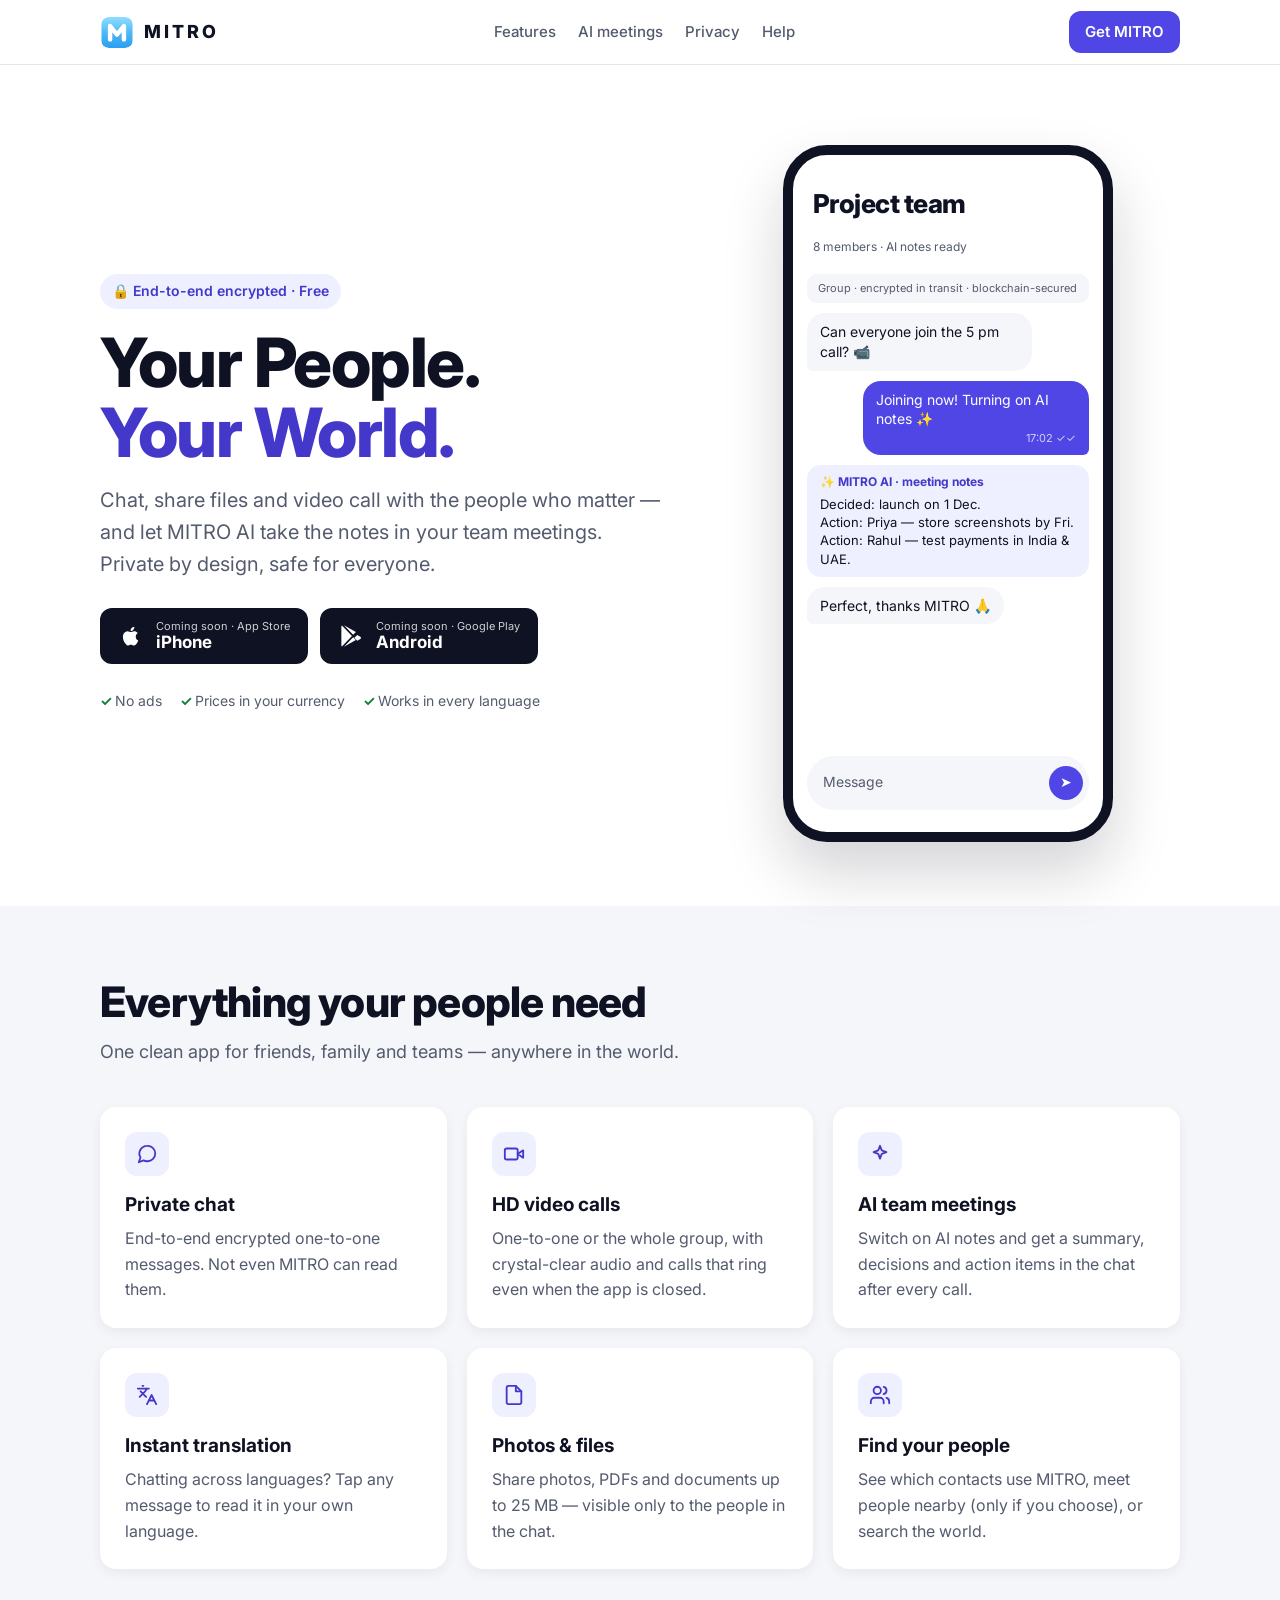
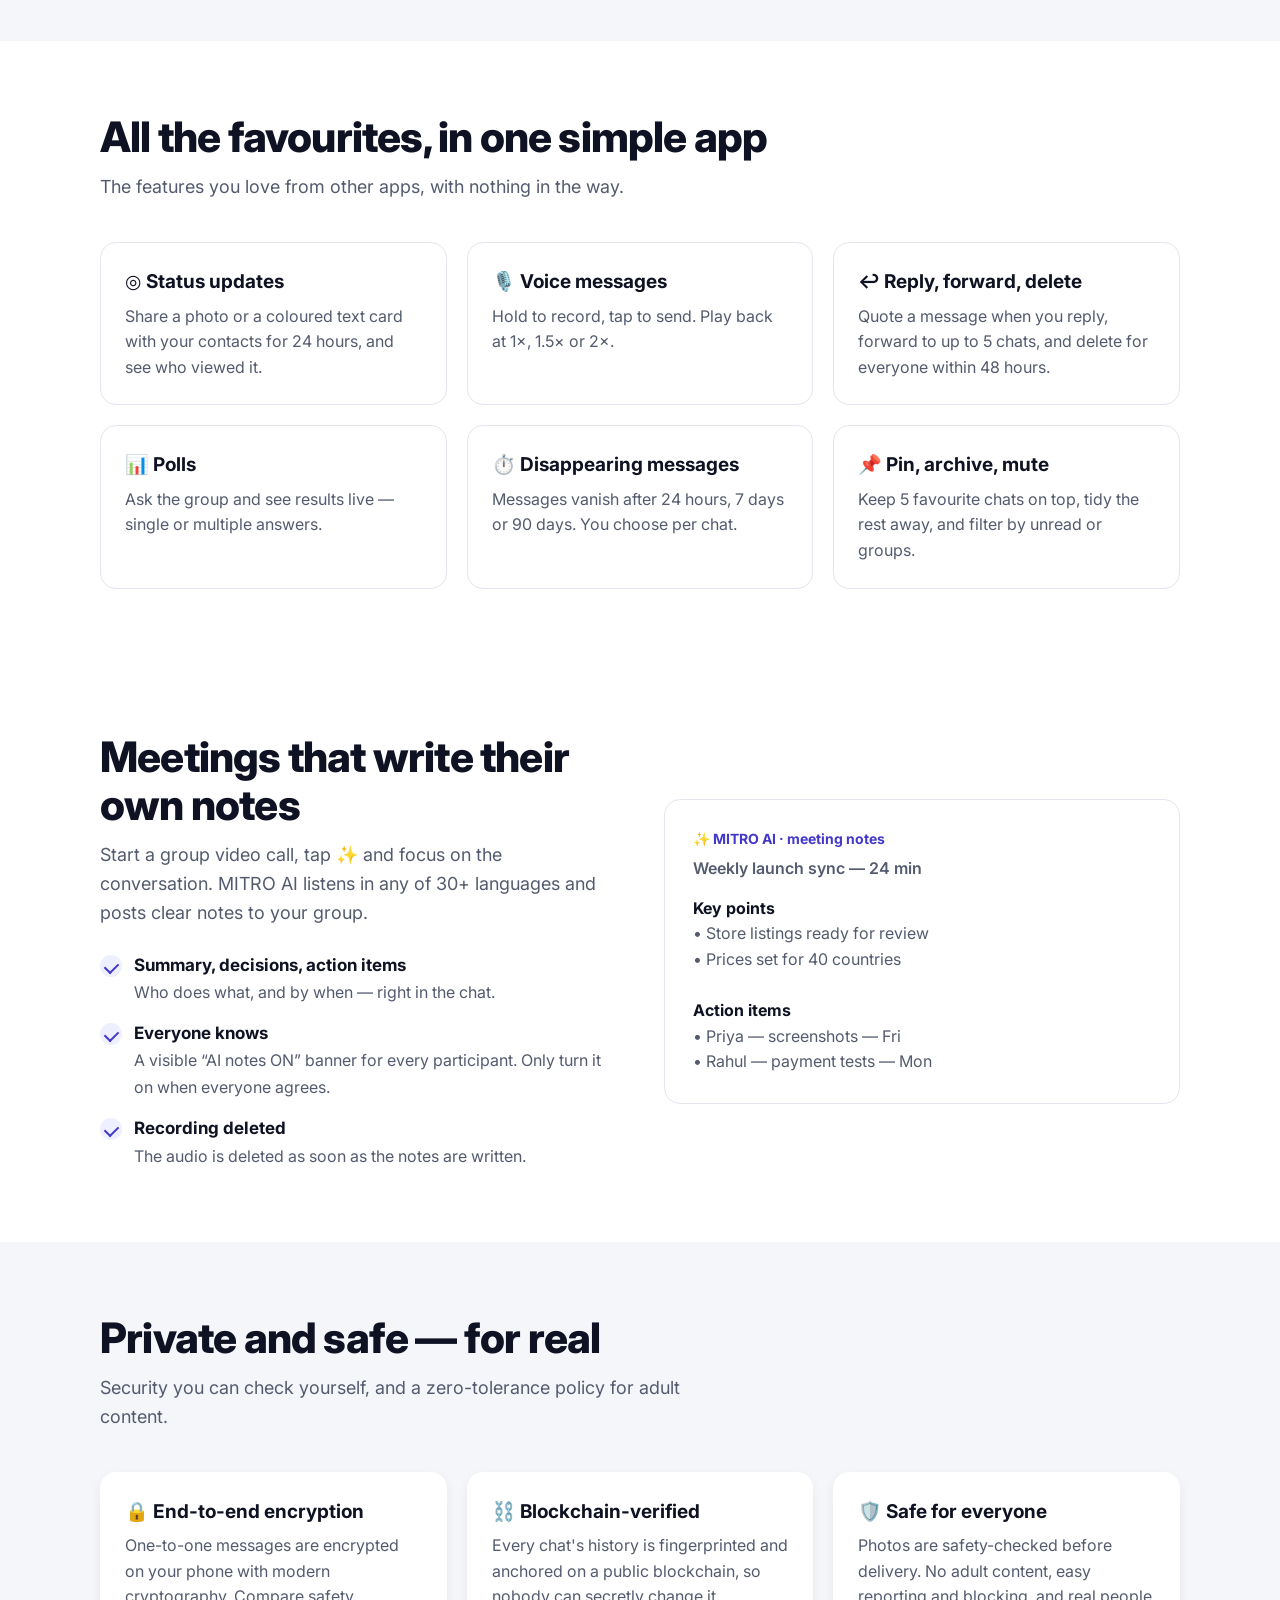
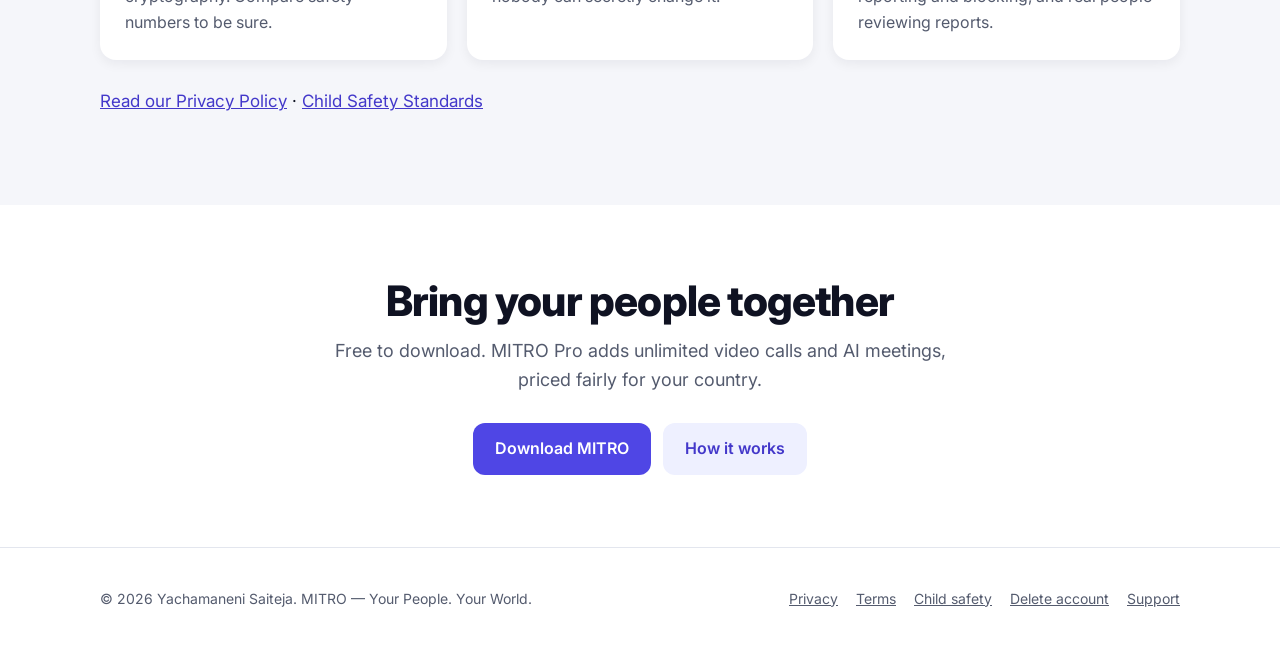
<file: index.html>
<!doctype html>
<html lang="en">
<head>
<meta charset="utf-8">
<meta name="viewport" content="width=device-width, initial-scale=1">
<title>MITRO — Your People. Your World.</title>
<meta name="description" content="MITRO is private chat, file sharing, HD video calls and AI team meetings — end-to-end encrypted, blockchain-verified and safe for everyone. Free on iPhone and Android.">
<meta name="theme-color" content="#4F46E5">
<link rel="icon" href="assets/favicon.png">
<link rel="apple-touch-icon" href="assets/apple-touch-icon.png">
<meta property="og:title" content="MITRO — Your People. Your World.">
<meta property="og:description" content="Private chat, video calls and AI team meetings. End-to-end encrypted. Free on iPhone and Android.">
<meta property="og:image" content="https://mitroworld.com/assets/og-image.png">
<meta property="og:type" content="website">
<meta name="twitter:card" content="summary_large_image">
<link rel="preconnect" href="https://fonts.googleapis.com">
<link rel="preconnect" href="https://fonts.gstatic.com" crossorigin>
<link href="https://fonts.googleapis.com/css2?family=Inter:wght@400;500;600;700;800&display=swap" rel="stylesheet">
<link rel="stylesheet" href="styles.css">
<script type="application/ld+json">
{"@context":"https://schema.org","@type":"MobileApplication","name":"MITRO","operatingSystem":"iOS, Android","applicationCategory":"SocialNetworkingApplication","description":"Private chat, file sharing, video calls and AI team meetings.","offers":{"@type":"Offer","price":"0","priceCurrency":"USD"}}
</script>
</head>
<body>
<a class="skip" href="#main">Skip to content</a>
<header class="nav">
  <div class="wrap">
    <a class="brand" href="/"><img src="assets/mitro-mark.svg" alt="">MITRO</a>
    <nav aria-label="Main">
      <ul>
        <li><a href="#features">Features</a></li>
        <li><a href="#ai">AI meetings</a></li>
        <li><a href="#privacy">Privacy</a></li>
        <li><a href='/support'>Help</a></li>
      </ul>
    </nav>
    <a class="btn btn-primary" href="#download" style="height:42px;padding:0 16px;font-size:15px">Get MITRO</a>
  </div>
</header>

<main id="main">
  <section class="hero">
    <div class="wrap">
      <div>
        <span class="eyebrow">🔒 End-to-end encrypted · Free</span>
        <h1>Your People.<br><span>Your World.</span></h1>
        <p class="lead">Chat, share files and video call with the people who matter — and let MITRO AI take the notes in your team meetings. Private by design, safe for everyone.</p>
        <div class="store-row" id="download">
          <a class="store" href="#download" title="Coming soon" aria-label="Download on the App Store">
            <svg viewBox="0 0 24 24" aria-hidden="true"><path d="M16.37 12.6c-.02-2.2 1.8-3.26 1.88-3.31-1.03-1.5-2.62-1.7-3.18-1.72-1.35-.14-2.64.8-3.33.8-.69 0-1.74-.78-2.87-.76-1.47.02-2.83.86-3.59 2.18-1.53 2.66-.39 6.6 1.1 8.76.73 1.06 1.6 2.24 2.73 2.2 1.1-.05 1.51-.71 2.84-.71 1.32 0 1.7.71 2.86.69 1.18-.02 1.93-1.07 2.65-2.13.84-1.22 1.18-2.41 1.2-2.47-.03-.01-2.3-.88-2.32-3.51zM14.2 6.12c.6-.73 1.01-1.75.9-2.76-.87.04-1.92.58-2.54 1.31-.56.64-1.05 1.67-.92 2.66.97.08 1.96-.49 2.56-1.21z"/></svg>
            <span><small>Coming soon · App Store</small><strong>iPhone</strong></span>
          </a>
          <a class="store" href="#download" title="Coming soon" aria-label="Get it on Google Play">
            <svg viewBox="0 0 24 24" aria-hidden="true"><path d="M3.6 2.3c-.3.3-.5.8-.5 1.4v16.6c0 .6.2 1.1.5 1.4l9.3-9.7-9.3-9.7zm10.4 10.8 2.5 2.6-11 6.3 8.5-8.9zm0-2.2L5.5 2l11 6.3-2.5 2.6zm3.8.1 2.8 1.6c.8.5.8 1.6 0 2.1l-2.8 1.6-2.7-2.7 2.7-2.6z"/></svg>
            <span><small>Coming soon · Google Play</small><strong>Android</strong></span>
          </a>
        </div>
        <div class="trust"><span>No ads</span><span>Prices in your currency</span><span>Works in every language</span></div>
      </div>
      <div class="phone" role="img" aria-label="Example MITRO chat with an AI meeting summary">
        <div class="ph-title">Project team</div>
        <div class="ph-sub">8 members · AI notes ready</div>
        <div class="lockbar">Group · encrypted in transit · blockchain-secured</div>
        <div class="bubble them">Can everyone join the 5 pm call? 📹</div>
        <div class="bubble me">Joining now! Turning on AI notes ✨<span class="meta">17:02 ✓✓</span></div>
        <div class="bubble ai"><b>✨ MITRO AI · meeting notes</b>Decided: launch on 1 Dec.<br>Action: Priya — store screenshots by Fri.<br>Action: Rahul — test payments in India &amp; UAE.</div>
        <div class="bubble them">Perfect, thanks MITRO 🙏</div>
        <div class="composer"><span>Message</span><i aria-hidden="true">➤</i></div>
      </div>
    </div>
  </section>

  <section id="features" class="alt">
    <div class="wrap">
      <h2>Everything your people need</h2>
      <p class="section-lead">One clean app for friends, family and teams — anywhere in the world.</p>
      <div class="grid">
        <article class="card"><div class="ic"><svg viewBox="0 0 24 24" fill="none" stroke="currentColor" stroke-width="2" stroke-linecap="round" stroke-linejoin="round" aria-hidden="true"><path d="M21 11.5a8.4 8.4 0 0 1-9 8.4 8.4 8.4 0 0 1-3.8-.9L3 21l1.9-5.2A8.4 8.4 0 0 1 12 3.1a8.4 8.4 0 0 1 9 8.4z"/></svg></div><h3>Private chat</h3><p>End-to-end encrypted one-to-one messages. Not even MITRO can read them.</p></article>
        <article class="card"><div class="ic"><svg viewBox="0 0 24 24" fill="none" stroke="currentColor" stroke-width="2" stroke-linecap="round" stroke-linejoin="round" aria-hidden="true"><path d="m22 8-6 4 6 4V8z"/><rect x="2" y="6" width="14" height="12" rx="2"/></svg></div><h3>HD video calls</h3><p>One-to-one or the whole group, with crystal-clear audio and calls that ring even when the app is closed.</p></article>
        <article class="card"><div class="ic"><svg viewBox="0 0 24 24" fill="none" stroke="currentColor" stroke-width="2" stroke-linecap="round" stroke-linejoin="round" aria-hidden="true"><path d="M12 3l1.9 5.1L19 10l-5.1 1.9L12 17l-1.9-5.1L5 10l5.1-1.9z"/></svg></div><h3>AI team meetings</h3><p>Switch on AI notes and get a summary, decisions and action items in the chat after every call.</p></article>
        <article class="card"><div class="ic"><svg viewBox="0 0 24 24" fill="none" stroke="currentColor" stroke-width="2" stroke-linecap="round" stroke-linejoin="round" aria-hidden="true"><path d="M5 8l6 6M4 14l6-6 2-3M2 5h12M7 2h1M22 22l-5-10-5 10M14 18h6"/></svg></div><h3>Instant translation</h3><p>Chatting across languages? Tap any message to read it in your own language.</p></article>
        <article class="card"><div class="ic"><svg viewBox="0 0 24 24" fill="none" stroke="currentColor" stroke-width="2" stroke-linecap="round" stroke-linejoin="round" aria-hidden="true"><path d="M14 2H6a2 2 0 0 0-2 2v16a2 2 0 0 0 2 2h12a2 2 0 0 0 2-2V8z"/><path d="M14 2v6h6"/></svg></div><h3>Photos &amp; files</h3><p>Share photos, PDFs and documents up to 25 MB — visible only to the people in the chat.</p></article>
        <article class="card"><div class="ic"><svg viewBox="0 0 24 24" fill="none" stroke="currentColor" stroke-width="2" stroke-linecap="round" stroke-linejoin="round" aria-hidden="true"><path d="M16 21v-2a4 4 0 0 0-4-4H6a4 4 0 0 0-4 4v2"/><circle cx="9" cy="7" r="4"/><path d="M22 21v-2a4 4 0 0 0-3-3.9M16 3.1a4 4 0 0 1 0 7.8"/></svg></div><h3>Find your people</h3><p>See which contacts use MITRO, meet people nearby (only if you choose), or search the world.</p></article>
      </div>
    </div>
  </section>

  <section id="everyday">
    <div class="wrap">
      <h2>All the favourites, in one simple app</h2>
      <p class="section-lead">The features you love from other apps, with nothing in the way.</p>
      <div class="grid">
        <article class="card"><h3>◎ Status updates</h3><p>Share a photo or a coloured text card with your contacts for 24 hours, and see who viewed it.</p></article>
        <article class="card"><h3>🎙️ Voice messages</h3><p>Hold to record, tap to send. Play back at 1×, 1.5× or 2×.</p></article>
        <article class="card"><h3>↩️ Reply, forward, delete</h3><p>Quote a message when you reply, forward to up to 5 chats, and delete for everyone within 48 hours.</p></article>
        <article class="card"><h3>📊 Polls</h3><p>Ask the group and see results live — single or multiple answers.</p></article>
        <article class="card"><h3>⏱️ Disappearing messages</h3><p>Messages vanish after 24 hours, 7 days or 90 days. You choose per chat.</p></article>
        <article class="card"><h3>📌 Pin, archive, mute</h3><p>Keep 5 favourite chats on top, tidy the rest away, and filter by unread or groups.</p></article>
      </div>
    </div>
  </section>

  <section id="ai">
    <div class="wrap split">
      <div>
        <h2>Meetings that write their own notes</h2>
        <p class="section-lead" style="margin-bottom:24px">Start a group video call, tap ✨ and focus on the conversation. MITRO AI listens in any of 30+ languages and posts clear notes to your group.</p>
        <ul class="checks">
          <li><b>Summary, decisions, action items</b><span>Who does what, and by when — right in the chat.</span></li>
          <li><b>Everyone knows</b><span>A visible “AI notes ON” banner for every participant. Only turn it on when everyone agrees.</span></li>
          <li><b>Recording deleted</b><span>The audio is deleted as soon as the notes are written.</span></li>
        </ul>
      </div>
      <div class="card" style="padding:28px">
        <p style="margin:0 0 6px;color:var(--link);font-weight:700;font-size:14px">✨ MITRO AI · meeting notes</p>
        <p style="margin:0 0 14px;font-weight:600">Weekly launch sync — 24 min</p>
        <p style="margin:0;color:var(--ink-muted)"><b style="color:var(--ink)">Key points</b><br>• Store listings ready for review<br>• Prices set for 40 countries<br><br><b style="color:var(--ink)">Action items</b><br>• Priya — screenshots — Fri<br>• Rahul — payment tests — Mon</p>
      </div>
    </div>
  </section>

  <section id="privacy" class="alt">
    <div class="wrap">
      <h2>Private and safe — for real</h2>
      <p class="section-lead">Security you can check yourself, and a zero-tolerance policy for adult content.</p>
      <div class="grid">
        <article class="card"><h3>🔒 End-to-end encryption</h3><p>One-to-one messages are encrypted on your phone with modern cryptography. Compare safety numbers to be sure.</p></article>
        <article class="card"><h3>⛓️ Blockchain-verified</h3><p>Every chat's history is fingerprinted and anchored on a public blockchain, so nobody can secretly change it.</p></article>
        <article class="card"><h3>🛡️ Safe for everyone</h3><p>Photos are safety-checked before delivery. No adult content, easy reporting and blocking, and real people reviewing reports.</p></article>
      </div>
      <p style="margin-top:28px"><a href='/privacy'>Read our Privacy Policy</a> · <a href='/child-safety'>Child Safety Standards</a></p>
    </div>
  </section>

  <section class="cta">
    <div class="wrap">
      <h2>Bring your people together</h2>
      <p class="section-lead" style="margin:0 auto">Free to download. MITRO Pro adds unlimited video calls and AI meetings, priced fairly for your country.</p>
      <div class="store-row">
        <a class="btn btn-primary" href="#download">Download MITRO</a>
        <a class='btn btn-secondary' href='/support'>How it works</a>
      </div>
    </div>
  </section>
</main>

<footer>
  <div class="wrap">
    <span>© 2026 Yachamaneni Saiteja. MITRO — Your People. Your World.</span>
    <nav aria-label="Legal">
      <a href='/privacy'>Privacy</a>
      <a href='/terms'>Terms</a>
      <a href='/child-safety'>Child safety</a>
      <a href='/delete-account'>Delete account</a>
      <a href='/support'>Support</a>
    </nav>
  </div>
</footer>
</body>
</html>
</file>
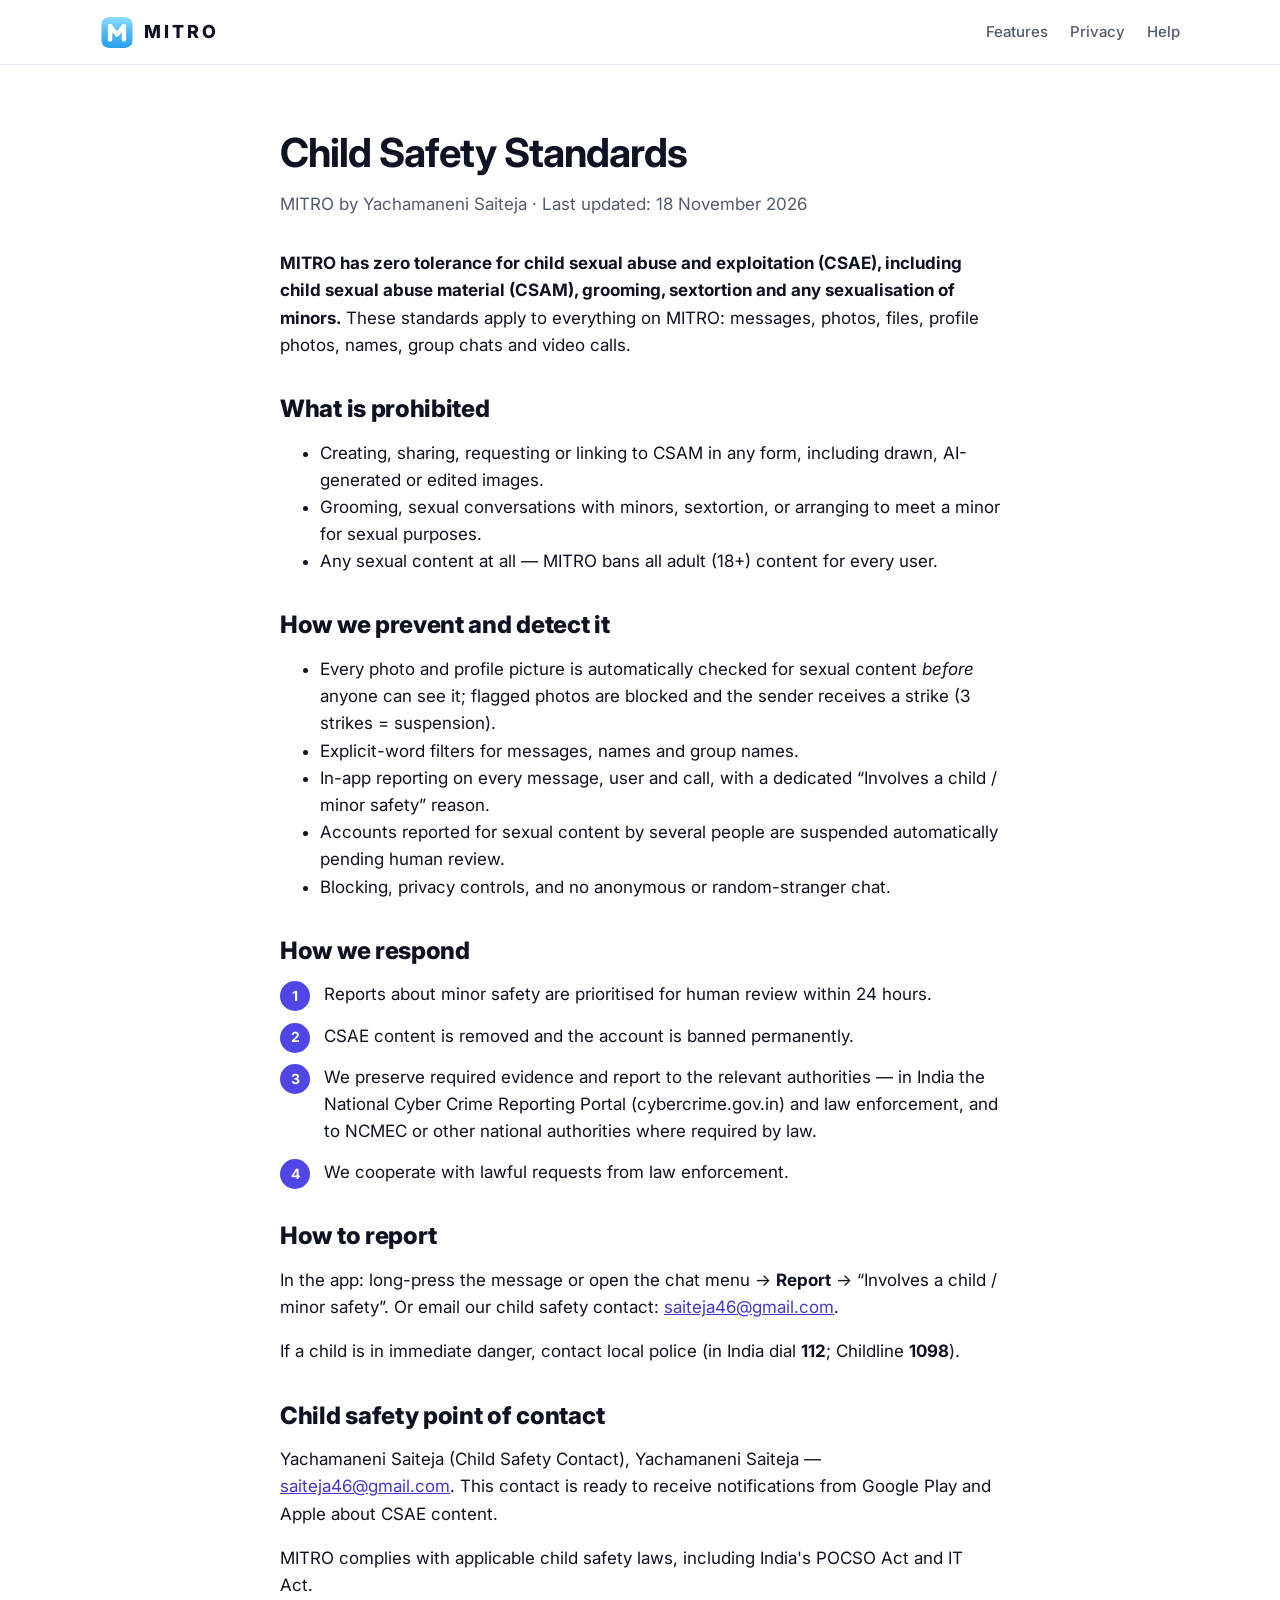
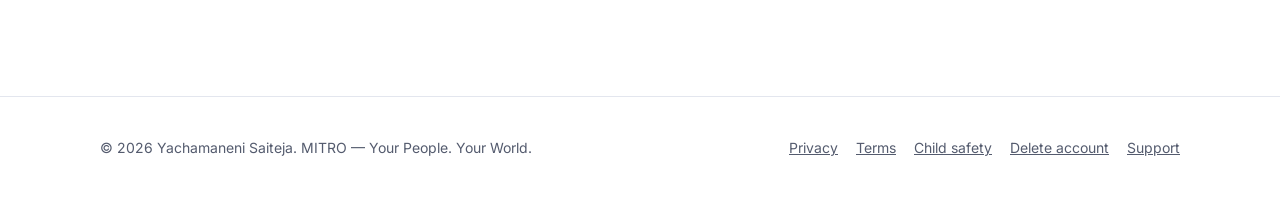
<file: child-safety.html>
<!doctype html>
<html lang="en">
<head>
<meta charset="utf-8">
<meta name="viewport" content="width=device-width, initial-scale=1">
<title>Child Safety Standards — MITRO</title>
<meta name="description" content="MITRO's published standards against child sexual abuse and exploitation (CSAE).">
<meta name="theme-color" content="#4F46E5">
<link rel="icon" href="assets/favicon.png">
<link href="https://fonts.googleapis.com/css2?family=Inter:wght@400;500;600;700;800&display=swap" rel="stylesheet">
<link rel="stylesheet" href="styles.css">
</head>
<body>
<a class="skip" href="#main">Skip to content</a>
<header class="nav"><div class="wrap">
  <a class='brand' href='/'><img src="assets/mitro-mark.svg" alt="">MITRO</a>
  <nav aria-label="Main"><ul><li><a href='/#features'>Features</a></li><li><a href='/privacy'>Privacy</a></li><li><a href='/support'>Help</a></li></ul></nav>
</div></header>
<main id="main" class="doc">

<h1>Child Safety Standards</h1>
<p class="updated">MITRO by Yachamaneni Saiteja · Last updated: 18 November 2026</p>
<p><b>MITRO has zero tolerance for child sexual abuse and exploitation (CSAE), including child sexual abuse material (CSAM), grooming, sextortion and any sexualisation of minors.</b> These standards apply to everything on MITRO: messages, photos, files, profile photos, names, group chats and video calls.</p>
<h2>What is prohibited</h2>
<ul>
<li>Creating, sharing, requesting or linking to CSAM in any form, including drawn, AI-generated or edited images.</li>
<li>Grooming, sexual conversations with minors, sextortion, or arranging to meet a minor for sexual purposes.</li>
<li>Any sexual content at all — MITRO bans all adult (18+) content for every user.</li>
</ul>
<h2>How we prevent and detect it</h2>
<ul>
<li>Every photo and profile picture is automatically checked for sexual content <i>before</i> anyone can see it; flagged photos are blocked and the sender receives a strike (3 strikes = suspension).</li>
<li>Explicit-word filters for messages, names and group names.</li>
<li>In-app reporting on every message, user and call, with a dedicated “Involves a child / minor safety” reason.</li>
<li>Accounts reported for sexual content by several people are suspended automatically pending human review.</li>
<li>Blocking, privacy controls, and no anonymous or random-stranger chat.</li>
</ul>
<h2>How we respond</h2>
<ol class="steps">
<li>Reports about minor safety are prioritised for human review within 24 hours.</li>
<li>CSAE content is removed and the account is banned permanently.</li>
<li>We preserve required evidence and report to the relevant authorities — in India the National Cyber Crime Reporting Portal (cybercrime.gov.in) and law enforcement, and to NCMEC or other national authorities where required by law.</li>
<li>We cooperate with lawful requests from law enforcement.</li>
</ol>
<h2>How to report</h2>
<p>In the app: long-press the message or open the chat menu → <b>Report</b> → “Involves a child / minor safety”. Or email our child safety contact: <a href="mailto:saiteja46@gmail.com">saiteja46@gmail.com</a>.</p>
<p>If a child is in immediate danger, contact local police (in India dial <b>112</b>; Childline <b>1098</b>).</p>
<h2>Child safety point of contact</h2>
<p>Yachamaneni Saiteja (Child Safety Contact), Yachamaneni Saiteja — <a href="mailto:saiteja46@gmail.com">saiteja46@gmail.com</a>. This contact is ready to receive notifications from Google Play and Apple about CSAE content.</p>
<p>MITRO complies with applicable child safety laws, including India's POCSO Act and IT Act.</p>

</main>
<footer><div class="wrap">
  <span>© 2026 Yachamaneni Saiteja. MITRO — Your People. Your World.</span>
  <nav aria-label="Legal"><a href='/privacy'>Privacy</a><a href='/terms'>Terms</a><a href='/child-safety'>Child safety</a><a href='/delete-account'>Delete account</a><a href='/support'>Support</a></nav>
</div></footer>
</body>
</html>
</file>
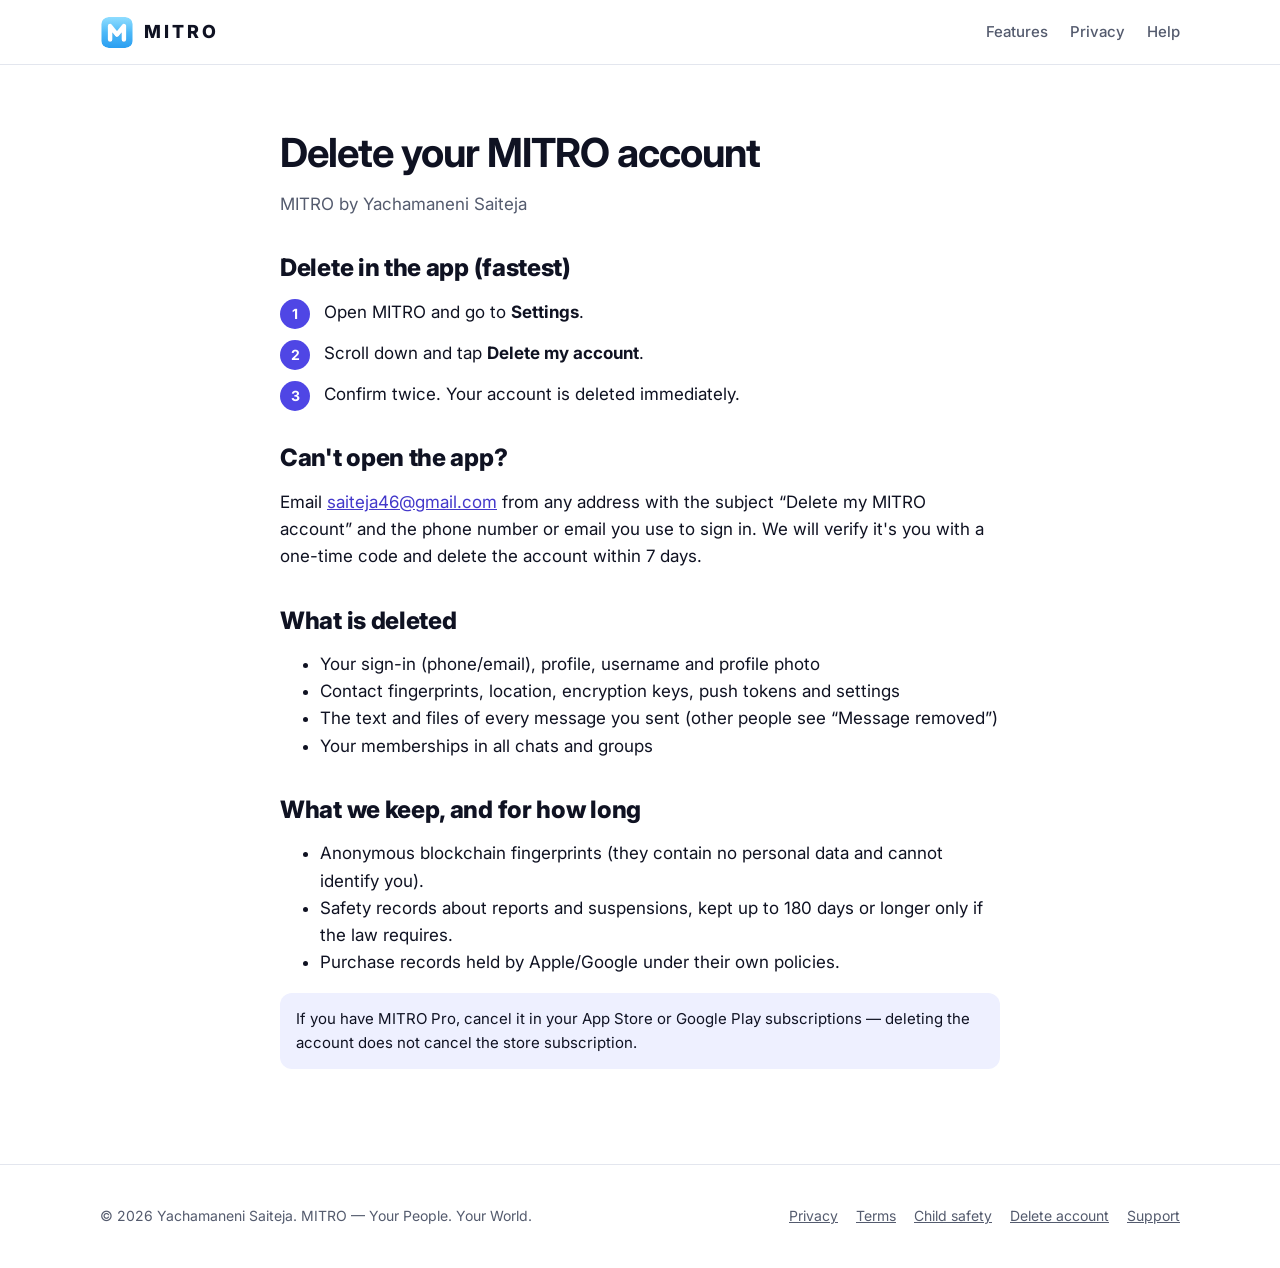
<file: delete-account.html>
<!doctype html>
<html lang="en">
<head>
<meta charset="utf-8">
<meta name="viewport" content="width=device-width, initial-scale=1">
<title>Delete your MITRO account — MITRO</title>
<meta name="description" content="How to delete your MITRO account and data.">
<meta name="theme-color" content="#4F46E5">
<link rel="icon" href="assets/favicon.png">
<link href="https://fonts.googleapis.com/css2?family=Inter:wght@400;500;600;700;800&display=swap" rel="stylesheet">
<link rel="stylesheet" href="styles.css">
</head>
<body>
<a class="skip" href="#main">Skip to content</a>
<header class="nav"><div class="wrap">
  <a class='brand' href='/'><img src="assets/mitro-mark.svg" alt="">MITRO</a>
  <nav aria-label="Main"><ul><li><a href='/#features'>Features</a></li><li><a href='/privacy'>Privacy</a></li><li><a href='/support'>Help</a></li></ul></nav>
</div></header>
<main id="main" class="doc">

<h1>Delete your MITRO account</h1>
<p class="updated">MITRO by Yachamaneni Saiteja</p>
<h2>Delete in the app (fastest)</h2>
<ol class="steps">
<li>Open MITRO and go to <b>Settings</b>.</li>
<li>Scroll down and tap <b>Delete my account</b>.</li>
<li>Confirm twice. Your account is deleted immediately.</li>
</ol>
<h2>Can't open the app?</h2>
<p>Email <a href="mailto:saiteja46@gmail.com?subject=Delete%20my%20MITRO%20account">saiteja46@gmail.com</a> from any address with the subject “Delete my MITRO account” and the phone number or email you use to sign in. We will verify it's you with a one-time code and delete the account within 7 days.</p>
<h2>What is deleted</h2>
<ul>
<li>Your sign-in (phone/email), profile, username and profile photo</li>
<li>Contact fingerprints, location, encryption keys, push tokens and settings</li>
<li>The text and files of every message you sent (other people see “Message removed”)</li>
<li>Your memberships in all chats and groups</li>
</ul>
<h2>What we keep, and for how long</h2>
<ul>
<li>Anonymous blockchain fingerprints (they contain no personal data and cannot identify you).</li>
<li>Safety records about reports and suspensions, kept up to 180 days or longer only if the law requires.</li>
<li>Purchase records held by Apple/Google under their own policies.</li>
</ul>
<p class="note">If you have MITRO Pro, cancel it in your App Store or Google Play subscriptions — deleting the account does not cancel the store subscription.</p>

</main>
<footer><div class="wrap">
  <span>© 2026 Yachamaneni Saiteja. MITRO — Your People. Your World.</span>
  <nav aria-label="Legal"><a href='/privacy'>Privacy</a><a href='/terms'>Terms</a><a href='/child-safety'>Child safety</a><a href='/delete-account'>Delete account</a><a href='/support'>Support</a></nav>
</div></footer>
</body>
</html>
</file>
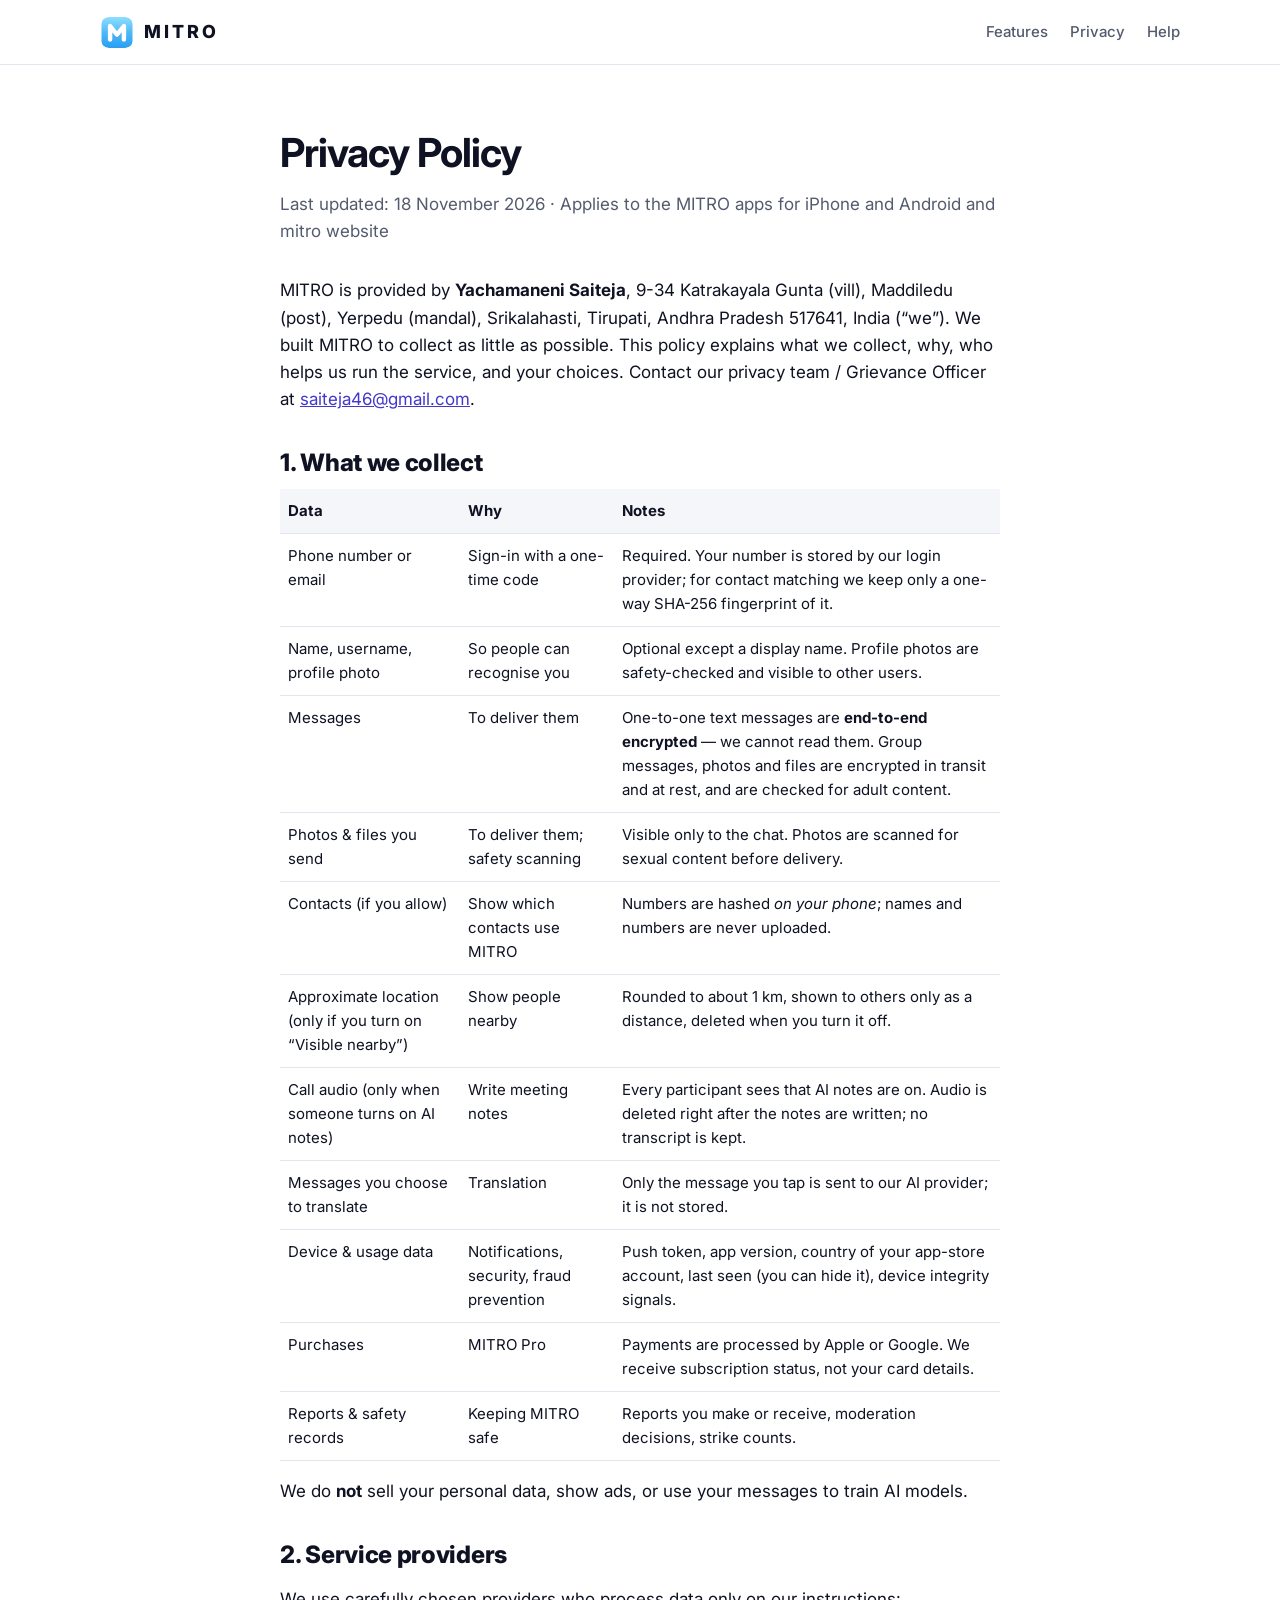
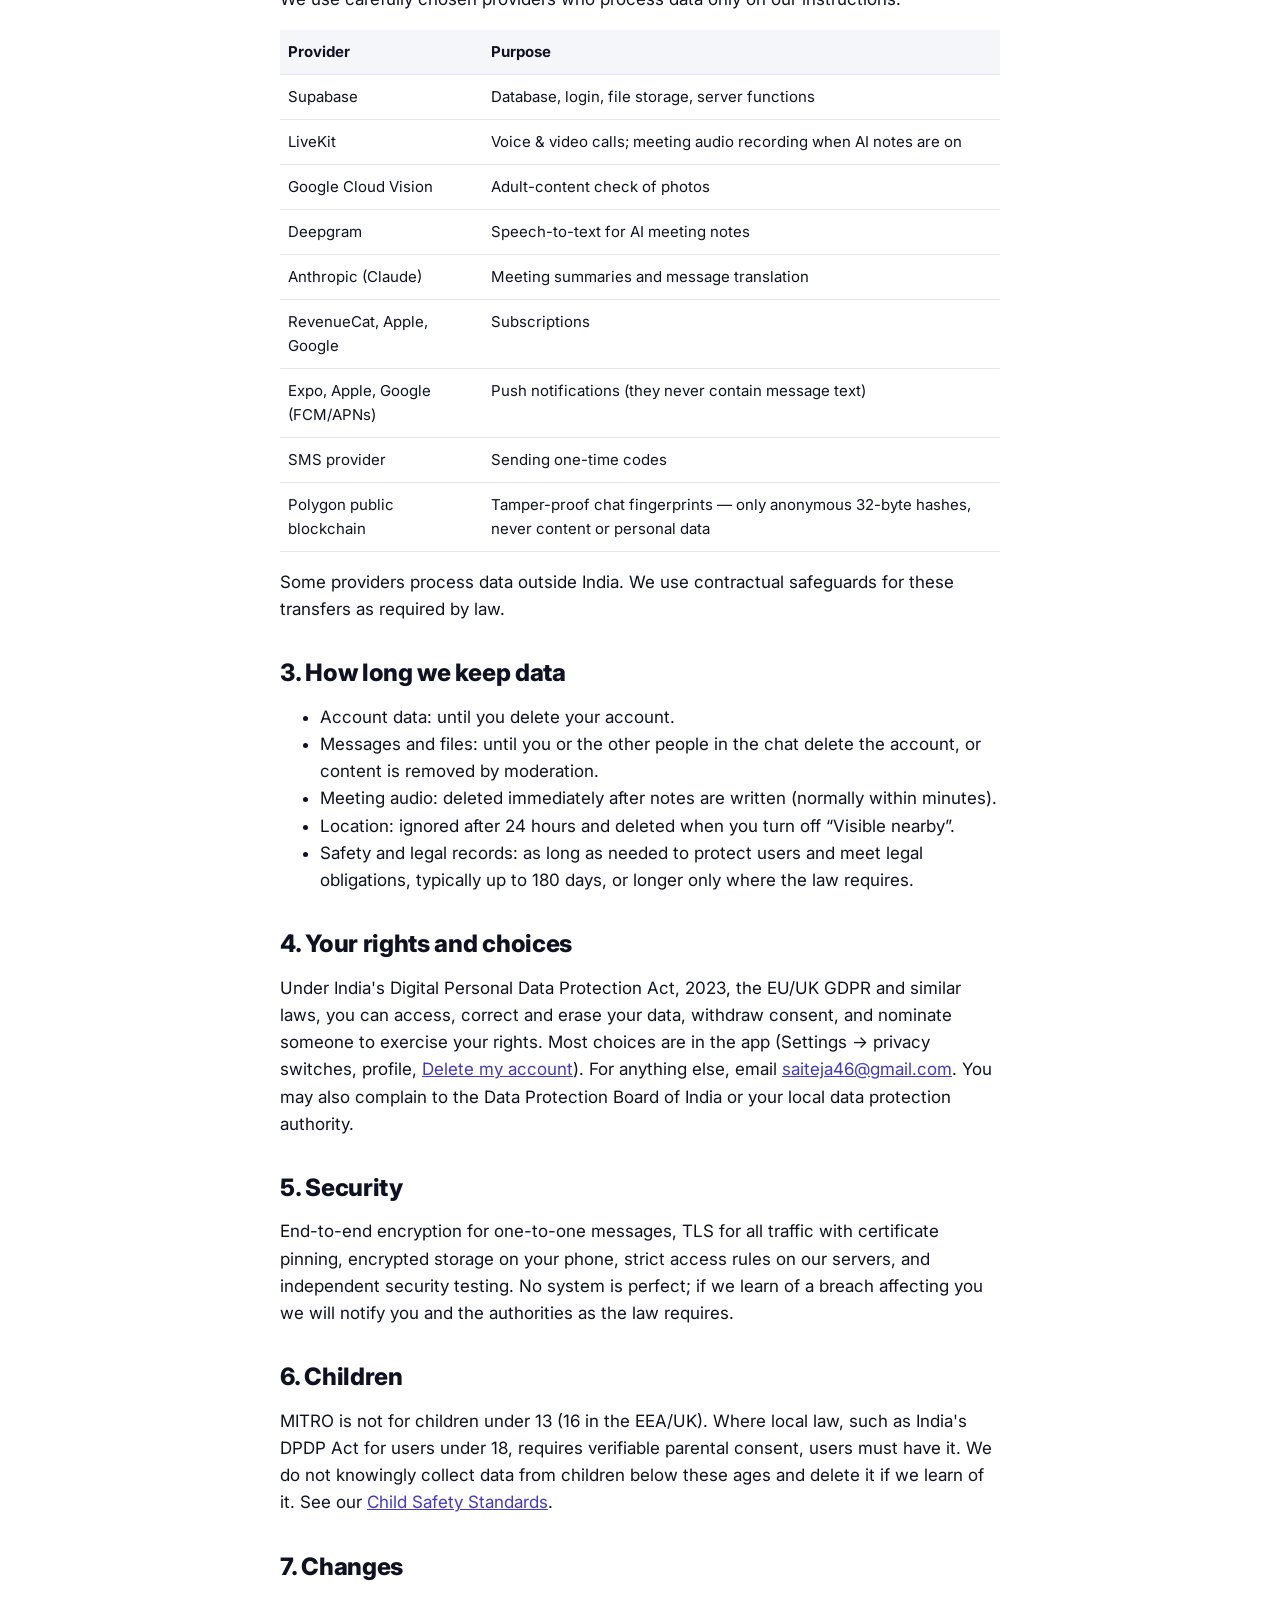
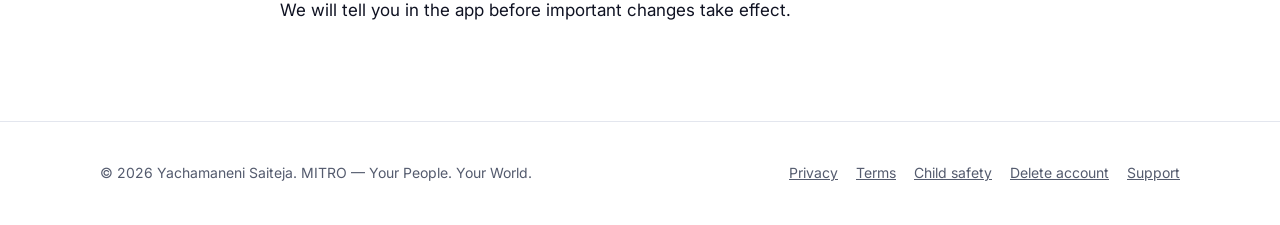
<file: privacy.html>
<!doctype html>
<html lang="en">
<head>
<meta charset="utf-8">
<meta name="viewport" content="width=device-width, initial-scale=1">
<title>Privacy Policy — MITRO</title>
<meta name="description" content="How MITRO collects, uses and protects your data.">
<meta name="theme-color" content="#4F46E5">
<link rel="icon" href="assets/favicon.png">
<link href="https://fonts.googleapis.com/css2?family=Inter:wght@400;500;600;700;800&display=swap" rel="stylesheet">
<link rel="stylesheet" href="styles.css">
</head>
<body>
<a class="skip" href="#main">Skip to content</a>
<header class="nav"><div class="wrap">
  <a class='brand' href='/'><img src="assets/mitro-mark.svg" alt="">MITRO</a>
  <nav aria-label="Main"><ul><li><a href='/#features'>Features</a></li><li><a href='/privacy'>Privacy</a></li><li><a href='/support'>Help</a></li></ul></nav>
</div></header>
<main id="main" class="doc">

<h1>Privacy Policy</h1>
<p class="updated">Last updated: 18 November 2026 · Applies to the MITRO apps for iPhone and Android and mitro website</p>
<p>MITRO is provided by <b>Yachamaneni Saiteja</b>, 9-34 Katrakayala Gunta (vill), Maddiledu (post), Yerpedu (mandal), Srikalahasti, Tirupati, Andhra Pradesh 517641, India (“we”). We built MITRO to collect as little as possible. This policy explains what we collect, why, who helps us run the service, and your choices. Contact our privacy team / Grievance Officer at <a href="mailto:saiteja46@gmail.com">saiteja46@gmail.com</a>.</p>

<h2>1. What we collect</h2>
<table>
<tr><th>Data</th><th>Why</th><th>Notes</th></tr>
<tr><td>Phone number or email</td><td>Sign-in with a one-time code</td><td>Required. Your number is stored by our login provider; for contact matching we keep only a one-way SHA-256 fingerprint of it.</td></tr>
<tr><td>Name, username, profile photo</td><td>So people can recognise you</td><td>Optional except a display name. Profile photos are safety-checked and visible to other users.</td></tr>
<tr><td>Messages</td><td>To deliver them</td><td>One-to-one text messages are <b>end-to-end encrypted</b> — we cannot read them. Group messages, photos and files are encrypted in transit and at rest, and are checked for adult content.</td></tr>
<tr><td>Photos & files you send</td><td>To deliver them; safety scanning</td><td>Visible only to the chat. Photos are scanned for sexual content before delivery.</td></tr>
<tr><td>Contacts (if you allow)</td><td>Show which contacts use MITRO</td><td>Numbers are hashed <i>on your phone</i>; names and numbers are never uploaded.</td></tr>
<tr><td>Approximate location (only if you turn on “Visible nearby”)</td><td>Show people nearby</td><td>Rounded to about 1 km, shown to others only as a distance, deleted when you turn it off.</td></tr>
<tr><td>Call audio (only when someone turns on AI notes)</td><td>Write meeting notes</td><td>Every participant sees that AI notes are on. Audio is deleted right after the notes are written; no transcript is kept.</td></tr>
<tr><td>Messages you choose to translate</td><td>Translation</td><td>Only the message you tap is sent to our AI provider; it is not stored.</td></tr>
<tr><td>Device & usage data</td><td>Notifications, security, fraud prevention</td><td>Push token, app version, country of your app-store account, last seen (you can hide it), device integrity signals.</td></tr>
<tr><td>Purchases</td><td>MITRO Pro</td><td>Payments are processed by Apple or Google. We receive subscription status, not your card details.</td></tr>
<tr><td>Reports & safety records</td><td>Keeping MITRO safe</td><td>Reports you make or receive, moderation decisions, strike counts.</td></tr>
</table>
<p>We do <b>not</b> sell your personal data, show ads, or use your messages to train AI models.</p>

<h2>2. Service providers</h2>
<p>We use carefully chosen providers who process data only on our instructions:</p>
<table>
<tr><th>Provider</th><th>Purpose</th></tr>
<tr><td>Supabase</td><td>Database, login, file storage, server functions</td></tr>
<tr><td>LiveKit</td><td>Voice & video calls; meeting audio recording when AI notes are on</td></tr>
<tr><td>Google Cloud Vision</td><td>Adult-content check of photos</td></tr>
<tr><td>Deepgram</td><td>Speech-to-text for AI meeting notes</td></tr>
<tr><td>Anthropic (Claude)</td><td>Meeting summaries and message translation</td></tr>
<tr><td>RevenueCat, Apple, Google</td><td>Subscriptions</td></tr>
<tr><td>Expo, Apple, Google (FCM/APNs)</td><td>Push notifications (they never contain message text)</td></tr>
<tr><td>SMS provider</td><td>Sending one-time codes</td></tr>
<tr><td>Polygon public blockchain</td><td>Tamper-proof chat fingerprints — only anonymous 32-byte hashes, never content or personal data</td></tr>
</table>
<p>Some providers process data outside India. We use contractual safeguards for these transfers as required by law.</p>

<h2>3. How long we keep data</h2>
<ul>
<li>Account data: until you delete your account.</li>
<li>Messages and files: until you or the other people in the chat delete the account, or content is removed by moderation.</li>
<li>Meeting audio: deleted immediately after notes are written (normally within minutes).</li>
<li>Location: ignored after 24 hours and deleted when you turn off “Visible nearby”.</li>
<li>Safety and legal records: as long as needed to protect users and meet legal obligations, typically up to 180 days, or longer only where the law requires.</li>
</ul>

<h2>4. Your rights and choices</h2>
<p>Under India's Digital Personal Data Protection Act, 2023, the EU/UK GDPR and similar laws, you can access, correct and erase your data, withdraw consent, and nominate someone to exercise your rights. Most choices are in the app (Settings → privacy switches, profile, <a href='/delete-account'>Delete my account</a>). For anything else, email <a href="mailto:saiteja46@gmail.com">saiteja46@gmail.com</a>. You may also complain to the Data Protection Board of India or your local data protection authority.</p>

<h2>5. Security</h2>
<p>End-to-end encryption for one-to-one messages, TLS for all traffic with certificate pinning, encrypted storage on your phone, strict access rules on our servers, and independent security testing. No system is perfect; if we learn of a breach affecting you we will notify you and the authorities as the law requires.</p>

<h2>6. Children</h2>
<p>MITRO is not for children under 13 (16 in the EEA/UK). Where local law, such as India's DPDP Act for users under 18, requires verifiable parental consent, users must have it. We do not knowingly collect data from children below these ages and delete it if we learn of it. See our <a href='/child-safety'>Child Safety Standards</a>.</p>

<h2>7. Changes</h2>
<p>We will tell you in the app before important changes take effect.</p>

</main>
<footer><div class="wrap">
  <span>© 2026 Yachamaneni Saiteja. MITRO — Your People. Your World.</span>
  <nav aria-label="Legal"><a href='/privacy'>Privacy</a><a href='/terms'>Terms</a><a href='/child-safety'>Child safety</a><a href='/delete-account'>Delete account</a><a href='/support'>Support</a></nav>
</div></footer>
</body>
</html>
</file>
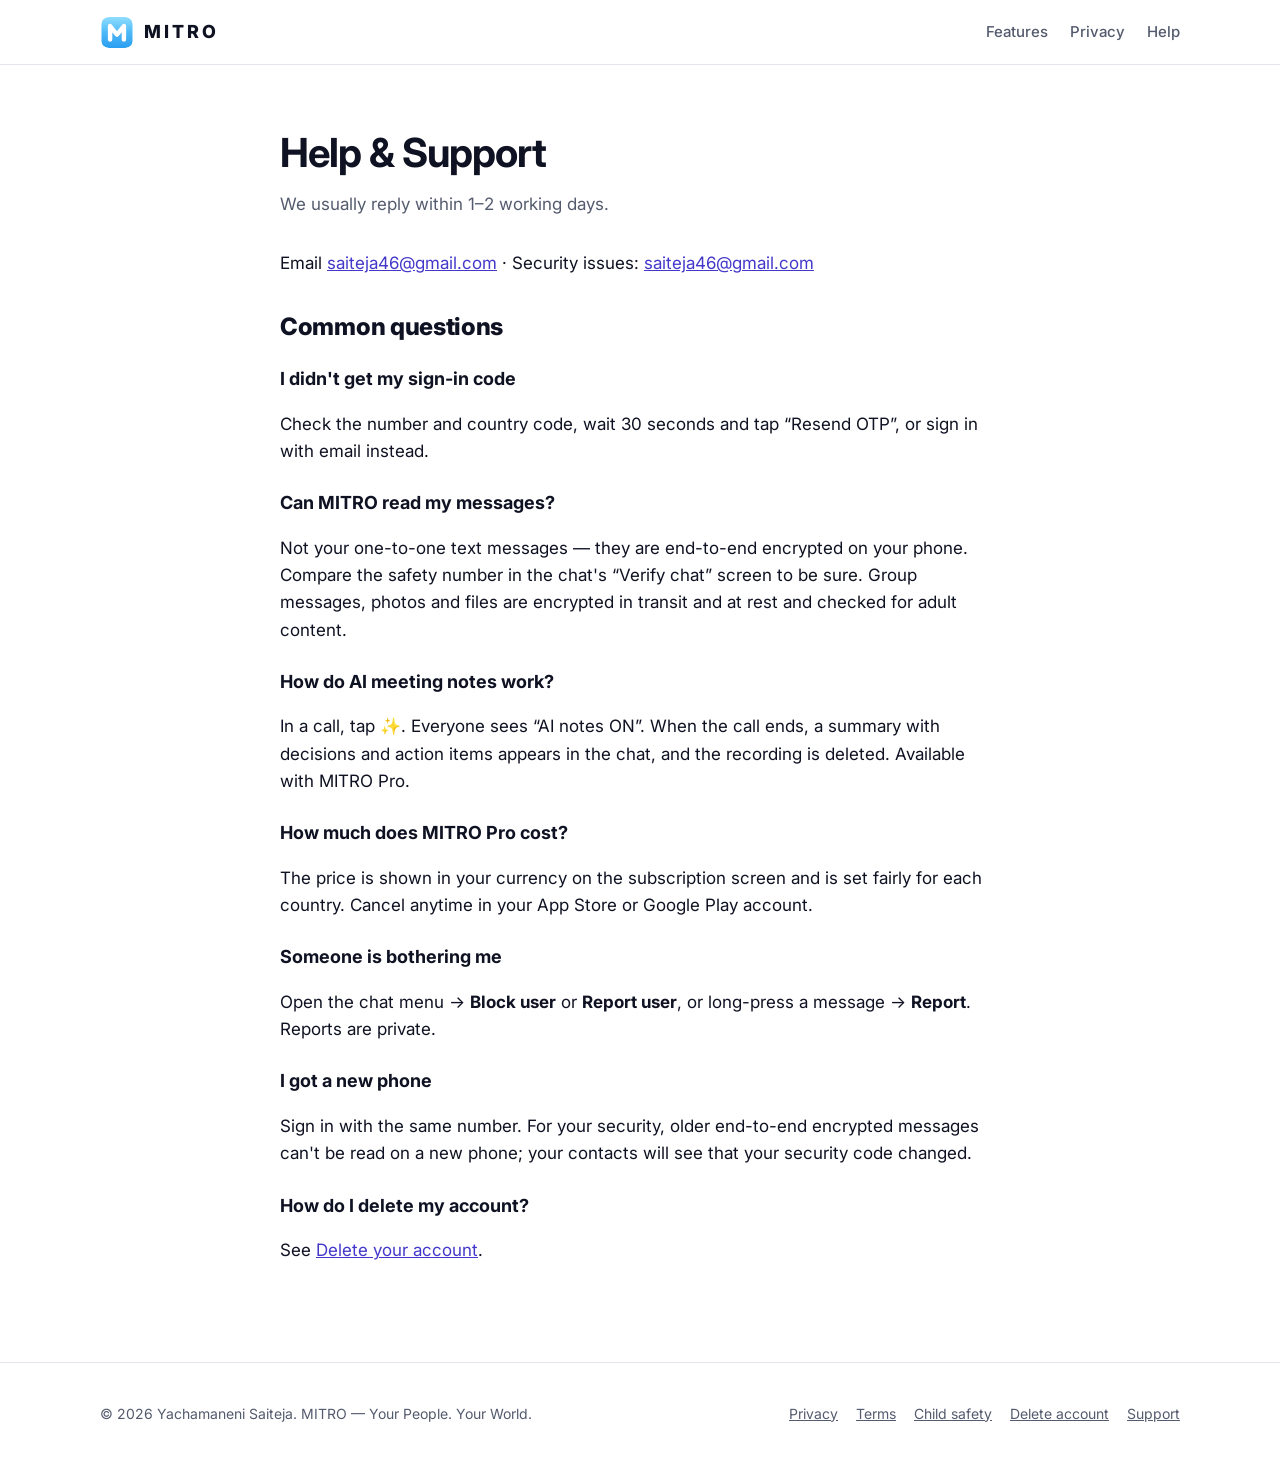
<file: support.html>
<!doctype html>
<html lang="en">
<head>
<meta charset="utf-8">
<meta name="viewport" content="width=device-width, initial-scale=1">
<title>Help & Support — MITRO</title>
<meta name="description" content="Get help with MITRO.">
<meta name="theme-color" content="#4F46E5">
<link rel="icon" href="assets/favicon.png">
<link href="https://fonts.googleapis.com/css2?family=Inter:wght@400;500;600;700;800&display=swap" rel="stylesheet">
<link rel="stylesheet" href="styles.css">
</head>
<body>
<a class="skip" href="#main">Skip to content</a>
<header class="nav"><div class="wrap">
  <a class='brand' href='/'><img src="assets/mitro-mark.svg" alt="">MITRO</a>
  <nav aria-label="Main"><ul><li><a href='/#features'>Features</a></li><li><a href='/privacy'>Privacy</a></li><li><a href='/support'>Help</a></li></ul></nav>
</div></header>
<main id="main" class="doc">

<h1>Help & Support</h1>
<p class="updated">We usually reply within 1–2 working days.</p>
<p>Email <a href="mailto:saiteja46@gmail.com">saiteja46@gmail.com</a> · Security issues: <a href="mailto:saiteja46@gmail.com">saiteja46@gmail.com</a></p>
<h2>Common questions</h2>
<h3>I didn't get my sign-in code</h3>
<p>Check the number and country code, wait 30 seconds and tap “Resend OTP”, or sign in with email instead.</p>
<h3>Can MITRO read my messages?</h3>
<p>Not your one-to-one text messages — they are end-to-end encrypted on your phone. Compare the safety number in the chat's “Verify chat” screen to be sure. Group messages, photos and files are encrypted in transit and at rest and checked for adult content.</p>
<h3>How do AI meeting notes work?</h3>
<p>In a call, tap ✨. Everyone sees “AI notes ON”. When the call ends, a summary with decisions and action items appears in the chat, and the recording is deleted. Available with MITRO Pro.</p>
<h3>How much does MITRO Pro cost?</h3>
<p>The price is shown in your currency on the subscription screen and is set fairly for each country. Cancel anytime in your App Store or Google Play account.</p>
<h3>Someone is bothering me</h3>
<p>Open the chat menu → <b>Block user</b> or <b>Report user</b>, or long-press a message → <b>Report</b>. Reports are private.</p>
<h3>I got a new phone</h3>
<p>Sign in with the same number. For your security, older end-to-end encrypted messages can't be read on a new phone; your contacts will see that your security code changed.</p>
<h3>How do I delete my account?</h3>
<p>See <a href='/delete-account'>Delete your account</a>.</p>

</main>
<footer><div class="wrap">
  <span>© 2026 Yachamaneni Saiteja. MITRO — Your People. Your World.</span>
  <nav aria-label="Legal"><a href='/privacy'>Privacy</a><a href='/terms'>Terms</a><a href='/child-safety'>Child safety</a><a href='/delete-account'>Delete account</a><a href='/support'>Support</a></nav>
</div></footer>
</body>
</html>
</file>
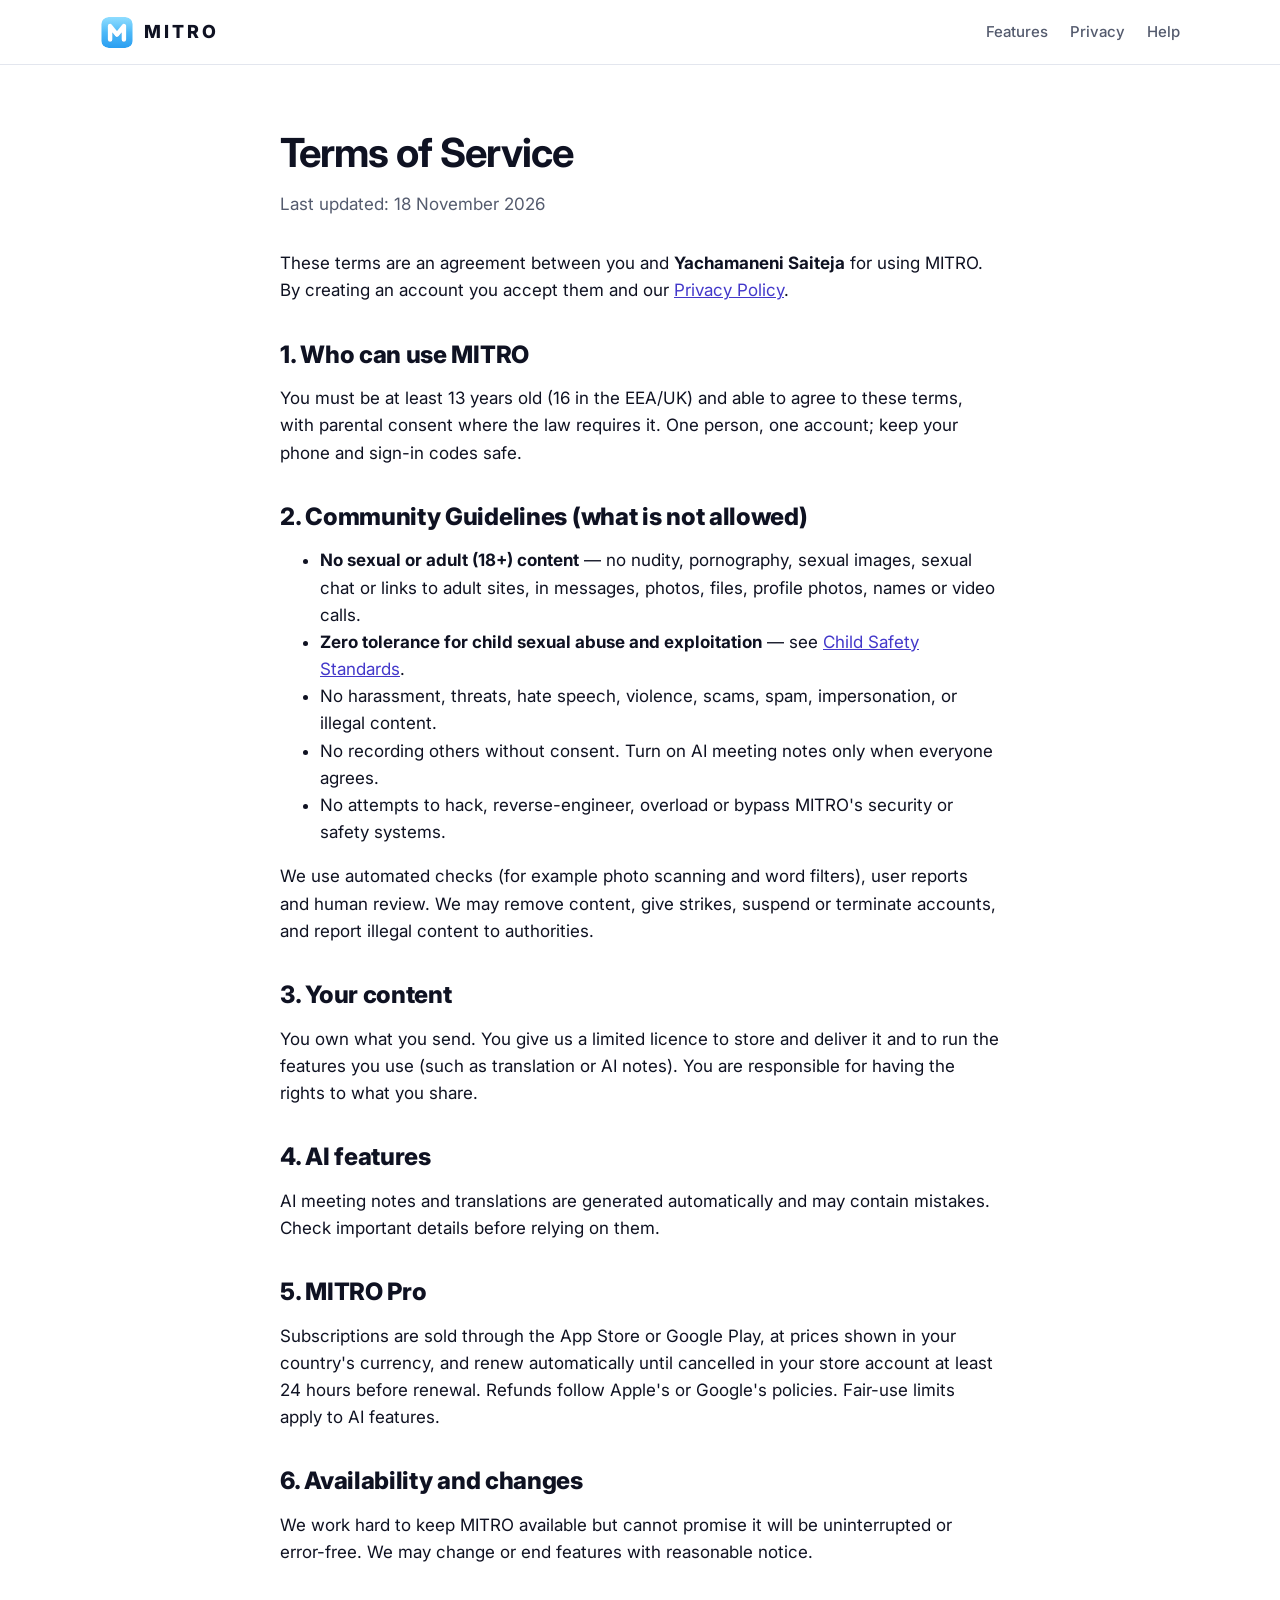
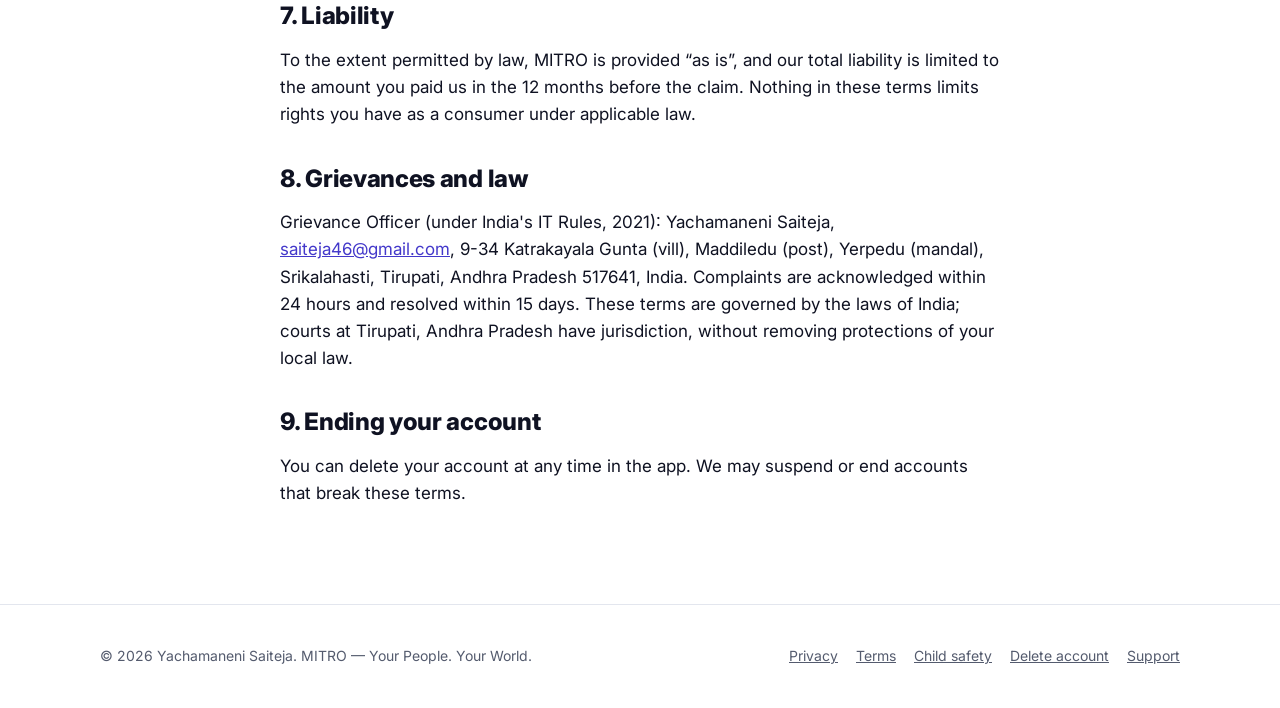
<file: terms.html>
<!doctype html>
<html lang="en">
<head>
<meta charset="utf-8">
<meta name="viewport" content="width=device-width, initial-scale=1">
<title>Terms of Service — MITRO</title>
<meta name="description" content="The rules for using MITRO.">
<meta name="theme-color" content="#4F46E5">
<link rel="icon" href="assets/favicon.png">
<link href="https://fonts.googleapis.com/css2?family=Inter:wght@400;500;600;700;800&display=swap" rel="stylesheet">
<link rel="stylesheet" href="styles.css">
</head>
<body>
<a class="skip" href="#main">Skip to content</a>
<header class="nav"><div class="wrap">
  <a class='brand' href='/'><img src="assets/mitro-mark.svg" alt="">MITRO</a>
  <nav aria-label="Main"><ul><li><a href='/#features'>Features</a></li><li><a href='/privacy'>Privacy</a></li><li><a href='/support'>Help</a></li></ul></nav>
</div></header>
<main id="main" class="doc">

<h1>Terms of Service</h1>
<p class="updated">Last updated: 18 November 2026</p>
<p>These terms are an agreement between you and <b>Yachamaneni Saiteja</b> for using MITRO. By creating an account you accept them and our <a href='/privacy'>Privacy Policy</a>.</p>
<h2>1. Who can use MITRO</h2>
<p>You must be at least 13 years old (16 in the EEA/UK) and able to agree to these terms, with parental consent where the law requires it. One person, one account; keep your phone and sign-in codes safe.</p>
<h2>2. Community Guidelines (what is not allowed)</h2>
<ul>
<li><b>No sexual or adult (18+) content</b> — no nudity, pornography, sexual images, sexual chat or links to adult sites, in messages, photos, files, profile photos, names or video calls.</li>
<li><b>Zero tolerance for child sexual abuse and exploitation</b> — see <a href='/child-safety'>Child Safety Standards</a>.</li>
<li>No harassment, threats, hate speech, violence, scams, spam, impersonation, or illegal content.</li>
<li>No recording others without consent. Turn on AI meeting notes only when everyone agrees.</li>
<li>No attempts to hack, reverse-engineer, overload or bypass MITRO's security or safety systems.</li>
</ul>
<p>We use automated checks (for example photo scanning and word filters), user reports and human review. We may remove content, give strikes, suspend or terminate accounts, and report illegal content to authorities.</p>
<h2>3. Your content</h2>
<p>You own what you send. You give us a limited licence to store and deliver it and to run the features you use (such as translation or AI notes). You are responsible for having the rights to what you share.</p>
<h2>4. AI features</h2>
<p>AI meeting notes and translations are generated automatically and may contain mistakes. Check important details before relying on them.</p>
<h2>5. MITRO Pro</h2>
<p>Subscriptions are sold through the App Store or Google Play, at prices shown in your country's currency, and renew automatically until cancelled in your store account at least 24 hours before renewal. Refunds follow Apple's or Google's policies. Fair-use limits apply to AI features.</p>
<h2>6. Availability and changes</h2>
<p>We work hard to keep MITRO available but cannot promise it will be uninterrupted or error-free. We may change or end features with reasonable notice.</p>
<h2>7. Liability</h2>
<p>To the extent permitted by law, MITRO is provided “as is”, and our total liability is limited to the amount you paid us in the 12 months before the claim. Nothing in these terms limits rights you have as a consumer under applicable law.</p>
<h2>8. Grievances and law</h2>
<p>Grievance Officer (under India's IT Rules, 2021): Yachamaneni Saiteja, <a href="mailto:saiteja46@gmail.com">saiteja46@gmail.com</a>, 9-34 Katrakayala Gunta (vill), Maddiledu (post), Yerpedu (mandal), Srikalahasti, Tirupati, Andhra Pradesh 517641, India. Complaints are acknowledged within 24 hours and resolved within 15 days. These terms are governed by the laws of India; courts at Tirupati, Andhra Pradesh have jurisdiction, without removing protections of your local law.</p>
<h2>9. Ending your account</h2>
<p>You can delete your account at any time in the app. We may suspend or end accounts that break these terms.</p>

</main>
<footer><div class="wrap">
  <span>© 2026 Yachamaneni Saiteja. MITRO — Your People. Your World.</span>
  <nav aria-label="Legal"><a href='/privacy'>Privacy</a><a href='/terms'>Terms</a><a href='/child-safety'>Child safety</a><a href='/delete-account'>Delete account</a><a href='/support'>Support</a></nav>
</div></footer>
</body>
</html>
</file>
<file: styles.css>
/* MITRO website — "Warm Indigo" design language (same tokens as the app) */
:root {
  --bg: #ffffff; --surface: #f5f6fa; --surface-2: #eceef4; --line: #e3e6ee;
  --ink: #0f1222; --ink-muted: #545b6e; --primary: #4f46e5; --on-primary: #fff;
  --link: #4338ca; --primary-soft: #eef0ff; --coral: #ff7a66; --success: #15803d;
  --radius-md: 12px; --radius-lg: 16px; --radius-xl: 24px;
  --shadow-card: 0 4px 12px rgba(15, 18, 34, .06);
  color-scheme: light dark;
}
@media (prefers-color-scheme: dark) {
  :root {
    --bg: #0b0d14; --surface: #151824; --surface-2: #1e2232; --line: #2a2f42;
    --ink: #f3f4fa; --ink-muted: #a4aabd; --primary: #5b54f0; --link: #a5a0ff; --primary-soft: #23224a; --success: #4ade80;
  }
}
* { box-sizing: border-box; }
html { scroll-behavior: smooth; }
body {
  margin: 0; background: var(--bg); color: var(--ink);
  font: 400 17px/1.6 Inter, system-ui, -apple-system, "Segoe UI", Roboto, "Noto Sans", sans-serif;
  -webkit-font-smoothing: antialiased;
}
a { color: var(--link); }
a:hover { text-decoration-thickness: 2px; }
img { max-width: 100%; display: block; }
.wrap { max-width: 1120px; margin: 0 auto; padding: 0 20px; }
.skip { position: absolute; left: -999px; }
.skip:focus { left: 12px; top: 12px; background: var(--bg); padding: 8px 12px; border-radius: 8px; z-index: 10; }
:focus-visible { outline: 3px solid var(--link); outline-offset: 2px; border-radius: 6px; }

/* header */
.nav { position: sticky; top: 0; z-index: 5; background: color-mix(in srgb, var(--bg) 88%, transparent); backdrop-filter: blur(12px); border-bottom: 1px solid var(--line); }
.nav .wrap { display: flex; align-items: center; justify-content: space-between; height: 64px; gap: 16px; }
.brand { display: flex; align-items: center; gap: 10px; text-decoration: none; color: var(--ink); font-weight: 800; letter-spacing: 3px; font-size: 18px; }
.brand img { width: 34px; height: 31px; border-radius: 9px; }
.nav ul { display: flex; gap: 22px; list-style: none; margin: 0; padding: 0; flex-wrap: wrap; }
.nav ul a { color: var(--ink-muted); text-decoration: none; font-weight: 500; font-size: 15px; }
.nav ul a:hover { color: var(--ink); }
@media (max-width: 720px) { .nav ul { display: none; } }

/* buttons */
.btn { display: inline-flex; align-items: center; gap: 10px; height: 52px; padding: 0 22px; border-radius: var(--radius-md); font-weight: 600; text-decoration: none; font-size: 16px; }
.btn-primary { background: var(--primary); color: var(--on-primary); }
.btn-primary:hover { filter: brightness(1.08); }
.btn-secondary { background: var(--primary-soft); color: var(--link); }
.store-row { display: flex; gap: 12px; flex-wrap: wrap; margin-top: 28px; }
.store { display: inline-flex; align-items: center; gap: 12px; height: 56px; padding: 0 18px; border-radius: var(--radius-md); background: var(--ink); color: var(--bg); text-decoration: none; }
.store small { display: block; font-size: 11px; opacity: .8; line-height: 1.1; }
.store strong { display: block; font-size: 17px; line-height: 1.2; }
.store svg { width: 26px; height: 26px; fill: currentColor; }

/* hero */
.hero { padding: 80px 0 64px; }
.hero .wrap { display: grid; grid-template-columns: 1.1fr .9fr; gap: 48px; align-items: center; }
@media (max-width: 900px) { .hero .wrap { grid-template-columns: 1fr; } }
.eyebrow { display: inline-flex; align-items: center; gap: 8px; background: var(--primary-soft); color: var(--link); padding: 6px 12px; border-radius: 999px; font-size: 14px; font-weight: 600; }
.hero h1 { font-size: clamp(40px, 6vw, 68px); line-height: 1.04; letter-spacing: -1.5px; margin: 18px 0 16px; font-weight: 800; }
.hero h1 span { color: var(--link); }
.lead { font-size: 20px; color: var(--ink-muted); max-width: 560px; margin: 0; }
.trust { display: flex; gap: 18px; flex-wrap: wrap; margin-top: 26px; color: var(--ink-muted); font-size: 14px; }
.trust span::before { content: "✓ "; color: var(--success); font-weight: 700; }

/* phone mock (pure CSS, no screenshots needed) */
.phone { width: min(330px, 100%); margin: 0 auto; aspect-ratio: 9 / 19; border-radius: 44px; background: var(--bg); border: 10px solid var(--ink); box-shadow: 0 30px 60px rgba(15,18,34,.18); padding: 22px 14px; display: flex; flex-direction: column; gap: 10px; overflow: hidden; }
.phone .ph-title { font-weight: 800; font-size: 26px; letter-spacing: -.5px; margin: 6px 6px 2px; }
.phone .ph-sub { font-size: 12px; color: var(--ink-muted); margin: 0 6px 8px; }
.bubble { max-width: 80%; padding: 9px 13px; border-radius: 18px; font-size: 14px; line-height: 1.4; }
.bubble.them { background: var(--surface); align-self: flex-start; border-bottom-left-radius: 6px; }
.bubble.me { background: var(--primary); color: #fff; align-self: flex-end; border-bottom-right-radius: 6px; }
.bubble.ai { background: var(--primary-soft); max-width: 100%; border-radius: 14px; font-size: 13px; }
.bubble.ai b { color: var(--link); display: block; margin-bottom: 4px; font-size: 12px; }
.meta { font-size: 11px; opacity: .75; display: block; text-align: right; margin-top: 2px; }
.phone .composer { margin-top: auto; display: flex; align-items: center; justify-content: space-between; background: var(--surface); border-radius: 999px; padding: 10px 6px 10px 16px; color: var(--ink-muted); font-size: 14px; }
.phone .composer i { font-style: normal; width: 34px; height: 34px; border-radius: 50%; background: var(--primary); color: #fff; display: grid; place-items: center; font-size: 14px; }
.lockbar { font-size: 11px; color: var(--ink-muted); background: var(--surface); text-align: center; padding: 6px; border-radius: 10px; }

/* sections */
section { padding: 72px 0; }
section.alt { background: var(--surface); }
h2 { font-size: clamp(30px, 4vw, 42px); line-height: 1.15; letter-spacing: -.8px; margin: 0 0 12px; font-weight: 800; }
.section-lead { color: var(--ink-muted); font-size: 18px; max-width: 640px; margin: 0 0 40px; }
.grid { display: grid; grid-template-columns: repeat(3, minmax(0, 1fr)); gap: 20px; }
@media (max-width: 900px) { .grid { grid-template-columns: repeat(2, minmax(0, 1fr)); } }
@media (max-width: 600px) { .grid { grid-template-columns: 1fr; } }
.card { background: var(--bg); border: 1px solid var(--line); border-radius: var(--radius-lg); padding: 24px; }
section.alt .card { border-color: transparent; box-shadow: var(--shadow-card); }
.card .ic { width: 44px; height: 44px; border-radius: 12px; background: var(--primary-soft); color: var(--link); display: grid; place-items: center; margin-bottom: 14px; }
.card .ic svg { width: 22px; height: 22px; }
.card h3 { margin: 0 0 6px; font-size: 19px; }
.card p { margin: 0; color: var(--ink-muted); font-size: 16px; }

.split { display: grid; grid-template-columns: 1fr 1fr; gap: 48px; align-items: center; }
@media (max-width: 900px) { .split { grid-template-columns: 1fr; } }
.checks { list-style: none; padding: 0; margin: 0; display: grid; gap: 14px; }
.checks li { padding-left: 34px; position: relative; }
.checks li::before { content: ""; position: absolute; left: 0; top: 3px; width: 22px; height: 22px; border-radius: 50%; background: var(--primary-soft); }
.checks li::after { content: ""; position: absolute; left: 7px; top: 8px; width: 7px; height: 11px; border: solid var(--link); border-width: 0 2.5px 2.5px 0; transform: rotate(45deg); }
.checks b { display: block; }
.checks span { color: var(--ink-muted); font-size: 16px; }

.cta { text-align: center; }
.cta .store-row { justify-content: center; }

/* legal pages */
.doc { max-width: 760px; margin: 0 auto; padding: 56px 20px 80px; }
.doc h1 { font-size: 40px; letter-spacing: -1px; margin: 0 0 6px; }
.doc .updated { color: var(--ink-muted); margin: 0 0 32px; }
.doc h2 { font-size: 24px; margin: 36px 0 10px; letter-spacing: -.3px; }
.doc h3 { font-size: 18px; margin: 24px 0 6px; }
.doc table { width: 100%; border-collapse: collapse; font-size: 15px; margin: 12px 0; }
.doc th, .doc td { text-align: left; border-bottom: 1px solid var(--line); padding: 10px 8px; vertical-align: top; }
.doc th { background: var(--surface); }
.note { background: var(--primary-soft); border-radius: var(--radius-md); padding: 14px 16px; font-size: 15px; }
.steps { counter-reset: s; list-style: none; padding: 0; }
.steps li { counter-increment: s; position: relative; padding-left: 44px; margin: 14px 0; }
.steps li::before { content: counter(s); position: absolute; left: 0; top: 0; width: 30px; height: 30px; border-radius: 50%; background: var(--primary); color: #fff; display: grid; place-items: center; font-weight: 700; font-size: 14px; }

/* footer */
footer { border-top: 1px solid var(--line); padding: 40px 0; color: var(--ink-muted); font-size: 14px; }
footer .wrap { display: flex; flex-wrap: wrap; gap: 20px; justify-content: space-between; align-items: center; }
footer nav { display: flex; gap: 18px; flex-wrap: wrap; }
footer a { color: var(--ink-muted); }
@media (prefers-reduced-motion: reduce) { html { scroll-behavior: auto; } }
</file>
